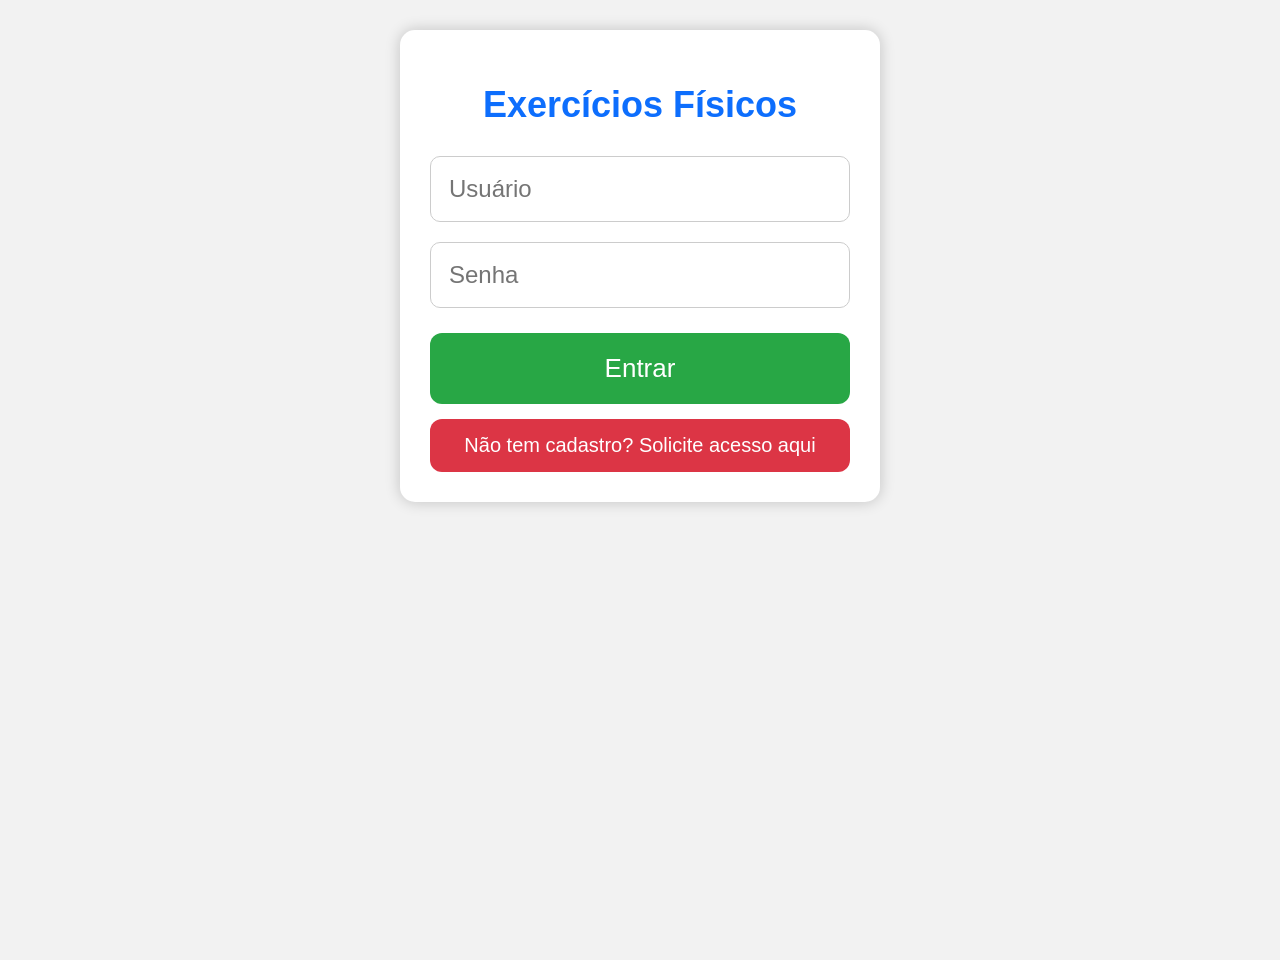
<file: index.html>
<!DOCTYPE html>
<html lang="pt-BR">

<head>

    <meta charset="UTF-8">

    <meta name="viewport" content="width=device-width, initial-scale=1.0">

    <title>Exercícios</title>

    <link rel="stylesheet" href="style.css">

</head>

<body>

    <div class="container">

        <h1>Exercícios Físicos</h1>

        <input type="text" placeholder="Usuário" id="usuario">

        <input type="password" placeholder="Senha" id="senha">

        <button onclick="login()">
            Entrar
        </button>

        <button class="botao-acesso" onclick="solicitarAcesso()">
            Não tem cadastro? Solicite acesso aqui
        </button>

    </div>

    <script src="script.js"></script>

</body>

</html>
</file>
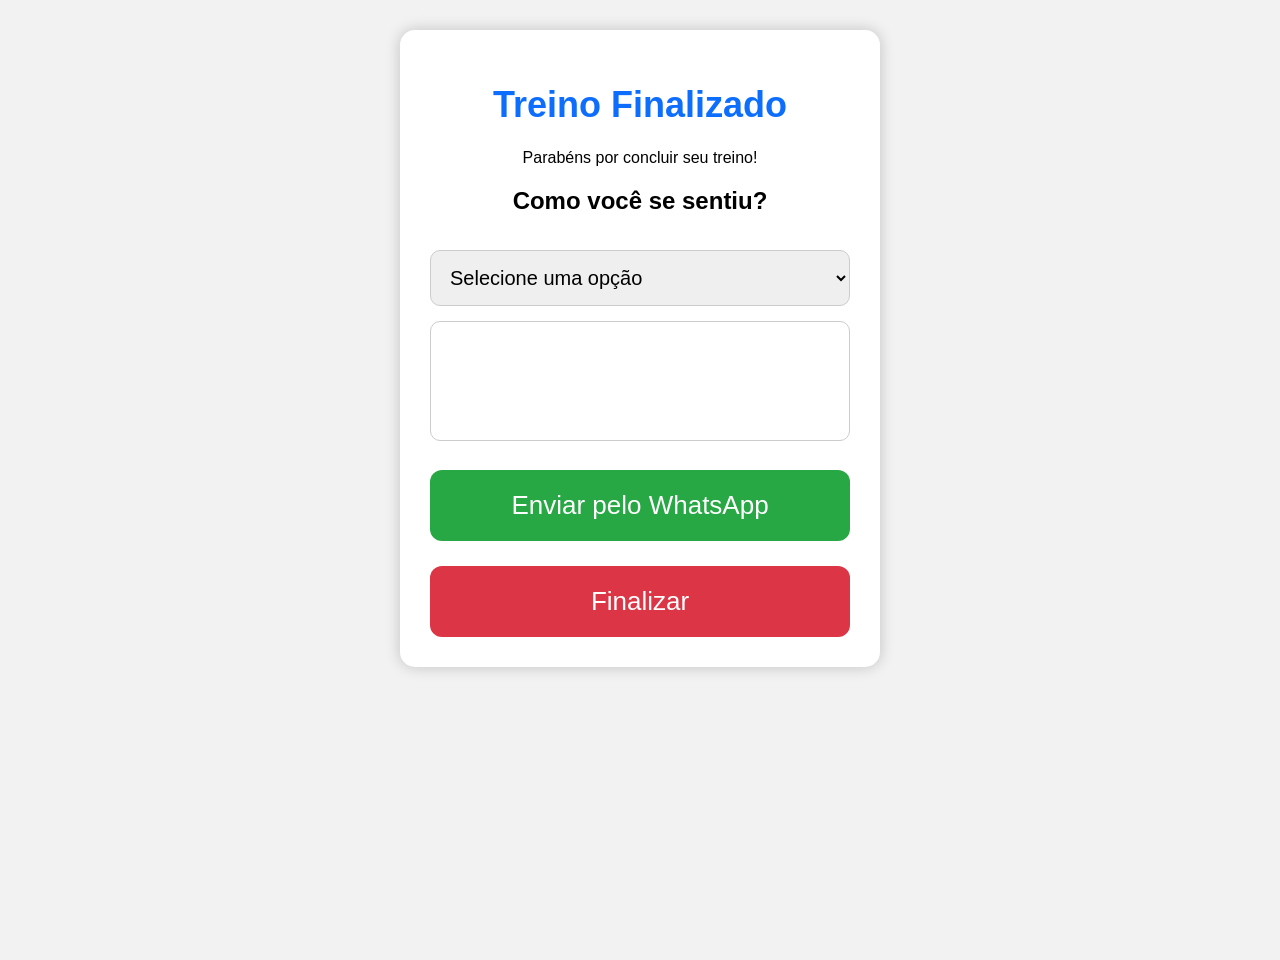
<file: encerrar.html>
<!DOCTYPE html>
<html lang="pt-BR">

<head>

    <meta charset="UTF-8">

    <meta name="viewport" content="width=device-width, initial-scale=1.0">

    <title>Treino Finalizado</title>

    <link rel="stylesheet" href="style.css">

</head>

<body>

    <div class="container">

        <h1>Treino Finalizado</h1>

        <h2 id="saudacao"></h2>

        <p>
            Parabéns por concluir seu treino!
        </p>

        <h2>Como você se sentiu?</h2>

        <select id="desconforto">

            <option value="">
                Selecione uma opção
            </option>

            <option value="Não senti desconforto">
                Não senti desconforto
            </option>

            <option value="Cansaço leve">
                Cansaço leve
            </option>

            <option value="Dor muscular">
                Dor muscular
            </option>

            <option value="Tontura">
                Tontura
            </option>

            <option value="Outro">
                Outro
            </option>

        </select>

        <textarea id="observacao" placeholder="Caso queira, descreva como se sentiu durante o treino.">
        </textarea>

        <button onclick="enviarWhatsApp()">

            Enviar pelo WhatsApp

        </button>

        <button onclick="finalizar()">

            Finalizar

        </button>

    </div>

    <script src="encerrar.js"></script>

</body>

</html>
</file>
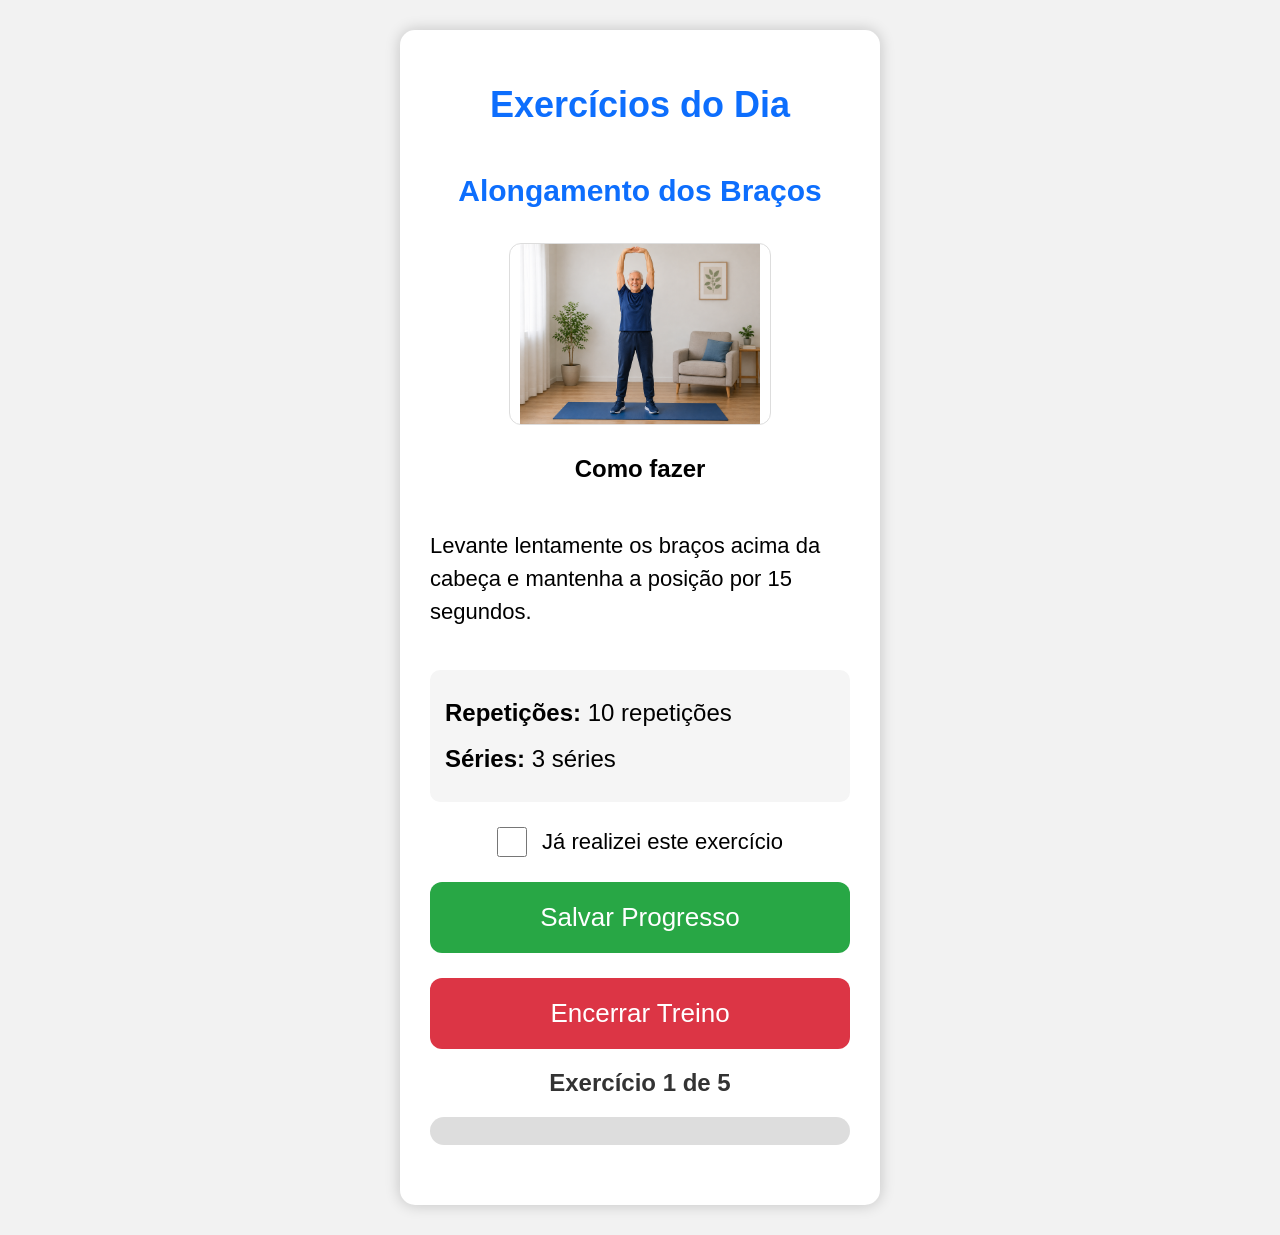
<file: exercicios.html>
<!DOCTYPE html>
<html lang="pt-BR">

<head>

    <meta charset="UTF-8">

    <meta name="viewport" content="width=device-width, initial-scale=1.0">

    <title>Exercícios do Dia</title>

    <link rel="stylesheet" href="style.css">

</head>

<body>

    <div class="container">

        <h1>Exercícios do Dia</h1>
        <h2 id="saudacao"></h2>
        <div class="card-exercicio">

            <h2 id="nomeExercicio"></h2>

            <img id="imagemExercicio" src="" alt="Imagem do exercício">

            <h3>Como fazer</h3>

            <p id="descricao"></p>

            <div class="informacoes">

                <p>

                    <strong>Repetições:</strong>

                    <span id="repeticoes"></span>

                </p>

                <p>

                    <strong>Séries:</strong>

                    <span id="series"></span>

                </p>

            </div>

            <div class="checkbox">

                <input type="checkbox" id="realizado">

                <label for="realizado">

                    Já realizei este exercício

                </label>

            </div>

            <button onclick="concluirExercicio()">

                Salvar Progresso

            </button>

            <button onclick="encerrarTreino()">

                Encerrar Treino

            </button>

        </div>
        <h3 id="progressoTexto">
            Exercício 1 de 3
        </h3>

        <div class="barra-progresso">

            <div id="progresso" class="progresso">
            </div>

        </div>

    </div>

    <script src="exercicios.js"></script>

</body>

</html>
</file>
<file: style.css>
body{

margin:0;

font-family:Arial, sans-serif;

background:#f2f2f2;

display:flex;

justify-content:center;

align-items:flex-start;

min-height:100vh;

padding:30px 0;

}

.container{

width:90%;

max-width:420px;

background:white;

padding:30px;

border-radius:15px;

box-shadow:0 0 15px rgba(0,0,0,.2);

text-align:center;

}

h1{

font-size:36px;

color:#0d6efd;

margin-bottom:10px;

}

#saudacao{

color:#0d6efd;

font-size:28px;

margin-bottom:20px;

}

input{

width:100%;

padding:18px;

font-size:24px;

margin-top:20px;

border-radius:10px;

border:1px solid #ccc;

box-sizing:border-box;

}

button{

width:100%;

padding:20px;

font-size:26px;

margin-top:25px;

background:#28a745;

color:white;

border:none;

border-radius:12px;

cursor:pointer;

transition:.3s;

}

button:hover{

background:#23913d;

}

.card-exercicio{

margin-top:20px;

display:flex;

flex-direction:column;

align-items:center;

}

.card-exercicio h2{

width:100%;

text-align:center;

font-size:30px;

color:#0d6efd;

margin-bottom:15px;

}

.card-exercicio h3{

font-size:24px;

margin-top:10px;

}

.card-exercicio img{

display:block;

width:100%;

max-width:260px;

height:180px;

object-fit:contain;

margin:20px auto;

border-radius:12px;

border:1px solid #ddd;

background:#fff;

}

.card-exercicio p{

width:100%;

font-size:22px;

line-height:1.5;

text-align:left;

}

.informacoes{

width:100%;

margin-top:20px;

background:#f5f5f5;

padding:15px;

border-radius:10px;

box-sizing:border-box;

}

.informacoes p{

font-size:24px;

margin:10px 0;

}

.checkbox{

margin-top:25px;

display:flex;

align-items:center;

justify-content:center;

gap:15px;

font-size:22px;

}

.checkbox input{

width:30px;

height:30px;

margin:0;

}

select,
textarea{

width:100%;

padding:15px;

font-size:20px;

margin-top:15px;

border-radius:10px;

border:1px solid #ccc;

box-sizing:border-box;

}

textarea{

height:120px;

resize:none;

}

.barra-progresso{

width:100%;

height:28px;

background:#ddd;

border-radius:20px;

overflow:hidden;

margin:20px 0 30px;

}

.progresso{

width:0%;

height:100%;

background:#28a745;

transition:width .5s ease;

}

#progressoTexto{

font-size:24px;

color:#333;

margin-top:20px;

margin-bottom:10px;

}

hr{

margin:40px 0;

}

button:last-child{

background:#dc3545;

}

button:last-child:hover{

background:#b52b3a;

}

@media (max-width:480px){

.container{

width:95%;

padding:20px;

}

h1{

font-size:30px;

}

#saudacao{

font-size:24px;

}

.card-exercicio h2{

font-size:26px;

}

.card-exercicio p{

font-size:20px;

}

.informacoes p{

font-size:20px;

}

button{

font-size:22px;

padding:16px;

}

.card-exercicio img{

max-width:220px;

height:160px;

}

}

.botao-acesso {

    background: #0d6efd;

    font-size: 20px;

    padding: 15px;

    margin-top: 15px;

}

.botao-acesso:hover {

    background: #0b5ed7;

}
</file>
